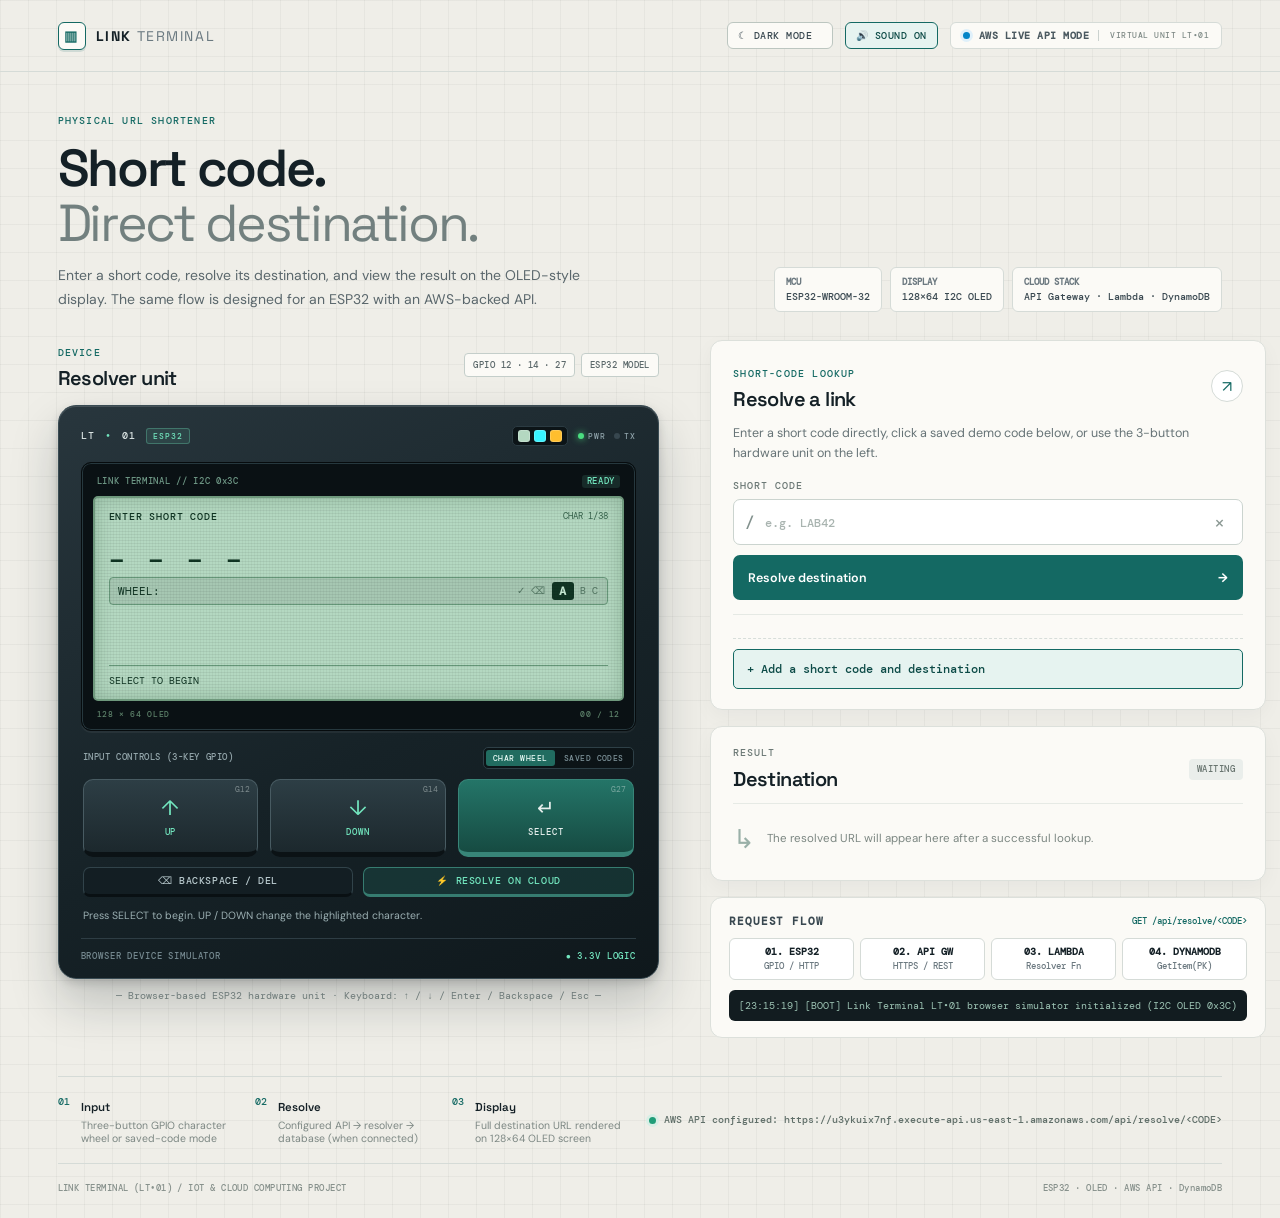
<file: Cloud2/index.html>
<!doctype html>
<html lang="en">
<head>
  <meta charset="utf-8">
  <meta name="viewport" content="width=device-width,initial-scale=1">
  <title>Link Terminal — Physical URL Shortener (LT•01)</title>
  <link rel="stylesheet" href="styles.css">
</head>
<body>
  <header>
    <div class="logo">
      <span class="mark">▥</span> LINK<span>TERMINAL</span>
    </div>

    <div class="header-controls">
      <button type="button" id="themeToggleBtn" class="tool-pill" aria-pressed="false" title="Switch page appearance">☾ DARK MODE</button>
      <button type="button" id="soundToggleBtn" class="tool-pill active" title="Toggle interface sounds">
        🔊 SOUND ON
      </button>
      <div id="liveBadgeBox" class="live">
        <i></i>
        <b id="mode">AWS LIVE API MODE</b>
        <small>VIRTUAL UNIT LT•01</small>
      </div>
    </div>
  </header>

  <main>
    <section class="intro">
      <div class="intro-copy">
        <label>PHYSICAL URL SHORTENER</label>
        <h1>Short code.<br><em>Direct destination.</em></h1>
        <p>Enter a short code, resolve its destination, and view the result on the OLED-style display. The same flow is designed for an ESP32 with an AWS-backed API.</p>
      </div>

      <div class="hw-spec-badges">
        <div class="spec-chip">
          <strong>MCU</strong>
          ESP32-WROOM-32
        </div>
        <div class="spec-chip">
          <strong>DISPLAY</strong>
          128×64 I2C OLED
        </div>
        <div class="spec-chip">
          <strong>CLOUD STACK</strong>
          API Gateway · Lambda · DynamoDB
        </div>
      </div>
    </section>

    <section class="layout">
      <!-- LEFT COLUMN: PHYSICAL ESP32 HARDWARE UNIT (LT•01) -->
      <div>
        <div class="heading">
          <div>
            <label>DEVICE</label>
            <h2>Resolver unit</h2>
          </div>
          <div class="heading-tags">
            <span class="tag">GPIO 12 · 14 · 27</span>
            <span class="tag">ESP32 MODEL</span>
          </div>
        </div>

        <div class="device">
          <div class="device-top">
            <div class="device-brand">
              LT<span>•</span>01
              <span class="mcu-pill">ESP32</span>
            </div>

            <div class="device-top-right">
              <!-- OLED Display Color Theme Dots -->
              <div class="oled-theme-group" title="Switch OLED Display Phosphor Theme">
                <button type="button" class="theme-dot mint" data-set-oled="mint" aria-label="Mint Backlit LCD"></button>
                <button type="button" class="theme-dot cyan" data-set-oled="cyan" aria-label="Cyan SSD1306 OLED"></button>
                <button type="button" class="theme-dot amber" data-set-oled="amber" aria-label="Amber SSD1306 OLED"></button>
              </div>

              <!-- Status LEDs -->
              <div class="led-strip">
                <span class="led-indicator"><i class="led-bulb on-green"></i>PWR</span>
                <span class="led-indicator"><i id="ledTx" class="led-bulb"></i>TX</span>
              </div>
            </div>
          </div>

          <!-- OLED Screen Frame -->
          <div class="frame">
            <div class="screen-top">
              <span>LINK TERMINAL // I2C 0x3C</span>
              <div class="screen-top-right">
                <span id="oledState">READY</span>
              </div>
            </div>

            <div class="oled" id="oledScreen">
              <div>
                <div class="oled-header-row">
                  <label id="prompt">ENTER SHORT CODE</label>
                  <span class="oled-sub-meta" id="pickerModeLabel">CHAR 1/38</span>
                </div>

                <div class="code-row">
                  <div class="code" id="codeDisplay">_ _ _ _</div>
                </div>

                <!-- Interactive Character Wheel / Preset Strip on OLED -->
                <div class="char-picker-bar" aria-label="OLED Character Selector">
                  <span>WHEEL:</span>
                  <div class="picker-Strip" id="pickerStrip">
                    <!-- Populated by app.js -->
                  </div>
                </div>
              </div>

              <div>
                <hr>
                <p id="message">SELECT TO BEGIN</p>
                <div id="oledUrl"></div>
              </div>
            </div>

            <div class="screen-bottom">
              <span>128 × 64 OLED</span>
              <span id="count">00 / 12</span>
            </div>
          </div>

          <!-- 3-Button Physical Controls -->
          <div class="controls">
            <div class="control-label">
              <span>INPUT CONTROLS (3-KEY GPIO)</span>
              <div class="hw-mode-switch" role="group" aria-label="Hardware Input Mode">
                <button type="button" id="modeCharBtn" class="hw-mode-btn active">CHAR WHEEL</button>
                <button type="button" id="modePresetBtn" class="hw-mode-btn">SAVED CODES</button>
              </div>
            </div>

            <div class="buttons">
              <button type="button" id="up">
                <span class="gpio-pin">G12</span>
                ↑<small>UP</small>
              </button>
              <button type="button" id="down">
                <span class="gpio-pin">G14</span>
                ↓<small>DOWN</small>
              </button>
              <button type="button" id="select">
                <span class="gpio-pin">G27</span>
                ↵<small>SELECT</small>
              </button>
            </div>

            <!-- Direct Hardware Action Bar (Resolve from Device or Backspace) -->
            <div class="device-sub-actions">
              <button type="button" id="hwBackspaceBtn" class="sub-hw-btn">
                ⌫ BACKSPACE / DEL
              </button>
              <button type="button" id="hwResolveBtn" class="sub-hw-btn primary-send">
                ⚡ RESOLVE ON CLOUD
              </button>
            </div>

            <p id="hint">Press SELECT to begin. UP / DOWN change the highlighted character.</p>
          </div>

          <div class="device-bottom">
            BROWSER DEVICE SIMULATOR <span>● 3.3V LOGIC</span>
          </div>
        </div>

        <div class="caption">
          — Browser-based ESP32 hardware unit · Keyboard: ↑ / ↓ / Enter / Backspace / Esc —
        </div>
      </div>

      <!-- RIGHT COLUMN: CLOUD CONTROL & TELEMETRY PANELS -->
      <aside>
        <!-- 02 / LOOKUP PANEL -->
        <section class="panel">
          <div class="panel-head">
            <div>
              <label>SHORT-CODE LOOKUP</label>
              <h2>Resolve a link</h2>
            </div>
            <span class="circle">↗</span>
          </div>
          <p>Enter a short code directly, click a saved demo code below, or use the 3-button hardware unit on the left.</p>

          <form id="form">
            <label for="shortCode">SHORT CODE</label>
            <div class="input">
              <span>/</span>
              <input id="shortCode" maxlength="12" placeholder="e.g. LAB42" autocomplete="off" required>
              <button type="button" id="clear" aria-label="Clear">×</button>
            </div>
            <button class="resolve" type="submit">
              <span>Resolve destination</span><b>→</b>
            </button>
          </form>

          <div class="demo">
            <!-- Live deployment: mappings are stored in DynamoDB. The browser does not list all cloud items. -->
            <!-- Add a mapping directly to the AWS API -->
            <details class="add-mapping-details">
              <summary class="add-mapping-summary">+ Add a short code and destination</summary>
              <form id="addMappingForm" class="add-mapping-form">
                <input id="newMapCode" type="text" maxlength="12" placeholder="CODE (e.g. AWS9)" required>
                <input id="newMapUrl" type="url" placeholder="https://destination-url.com" required>
                <button type="submit">Save</button>
              </form>
            </details>
          </div>
        </section>

        <!-- 03 / LAST RESPONSE PANEL -->
        <section class="panel result">
          <div class="panel-head">
            <div>
              <label>RESULT</label>
              <h2>Destination</h2>
            </div>
            <span id="badge" class="badge">WAITING</span>
          </div>

          <div id="empty" class="empty">
            <b>↳</b>
            <p>The resolved URL will appear here after a successful lookup.</p>
          </div>

          <div id="result" hidden>
            <div class="result-grid">
              <div>
                <label>RESOLVED CODE</label>
                <div class="result-meta-row">
                  <h3 id="resultCode">—</h3>
                  <span id="resultLatency" class="latency-pill">38 ms</span>
                </div>
              </div>

              <div class="qr-box" title="URL Matrix Tag">
                <canvas id="qrCanvas" width="63" height="63"></canvas>
              </div>
            </div>

            <label>ORIGINAL URL</label>
            <a id="url" href="https://docs.aws.amazon.com/" target="_blank" rel="noopener noreferrer">https://docs.aws.amazon.com/</a>

            <div class="actions">
              <button type="button" id="copy">Copy URL</button>
              <a id="open" href="https://docs.aws.amazon.com/" target="_blank" rel="noopener noreferrer">Open ↗</a>
            </div>
          </div>
        </section>

        <!-- 04 / LIVE ARCHITECTURE PIPELINE & ESP32 SERIAL MONITOR -->
        <section class="architecture-card">
          <div class="arch-header">
            <strong>Request flow</strong>
            <span style="font: 500 9px var(--mono); color: var(--teal);">GET /api/resolve/&lt;CODE&gt;</span>
          </div>

          <div class="arch-nodes">
            <div class="arch-node" id="hopEsp32">
              <b>01. ESP32</b>
              GPIO / HTTP
            </div>
            <div class="arch-node" id="hopApiGw">
              <b>02. API GW</b>
              HTTPS / REST
            </div>
            <div class="arch-node" id="hopLambda">
              <b>03. LAMBDA</b>
              Resolver Fn
            </div>
            <div class="arch-node" id="hopDynamo">
              <b>04. DYNAMODB</b>
              GetItem(PK)
            </div>
          </div>

          <div class="serial-drawer" id="serialLog" aria-live="polite"></div>
        </section>
      </aside>
    </section>

    <section class="steps">
      <div>
        <b>01</b>
        <span>
          <strong>Input</strong>
          <small>Three-button GPIO character wheel or saved-code mode</small>
        </span>
      </div>
      <div>
        <b>02</b>
        <span>
          <strong>Resolve</strong>
          <small>Configured API → resolver → database (when connected)</small>
        </span>
      </div>
      <div>
        <b>03</b>
        <span>
          <strong>Display</strong>
          <small>Full destination URL rendered on 128×64 OLED screen</small>
        </span>
      </div>
      <div class="status">
        <i></i>
        <span id="status">Demo mapping active</span>
      </div>
    </section>
  </main>

  <footer class="footer">
    <span>LINK TERMINAL (LT•01) / IOT &amp; CLOUD COMPUTING PROJECT</span>
    <span>ESP32 · OLED · AWS API · DynamoDB</span>
  </footer>

  <div id="toast" role="status"></div>
  <script src="app.js" defer></script>
</body>
</html>
</file>
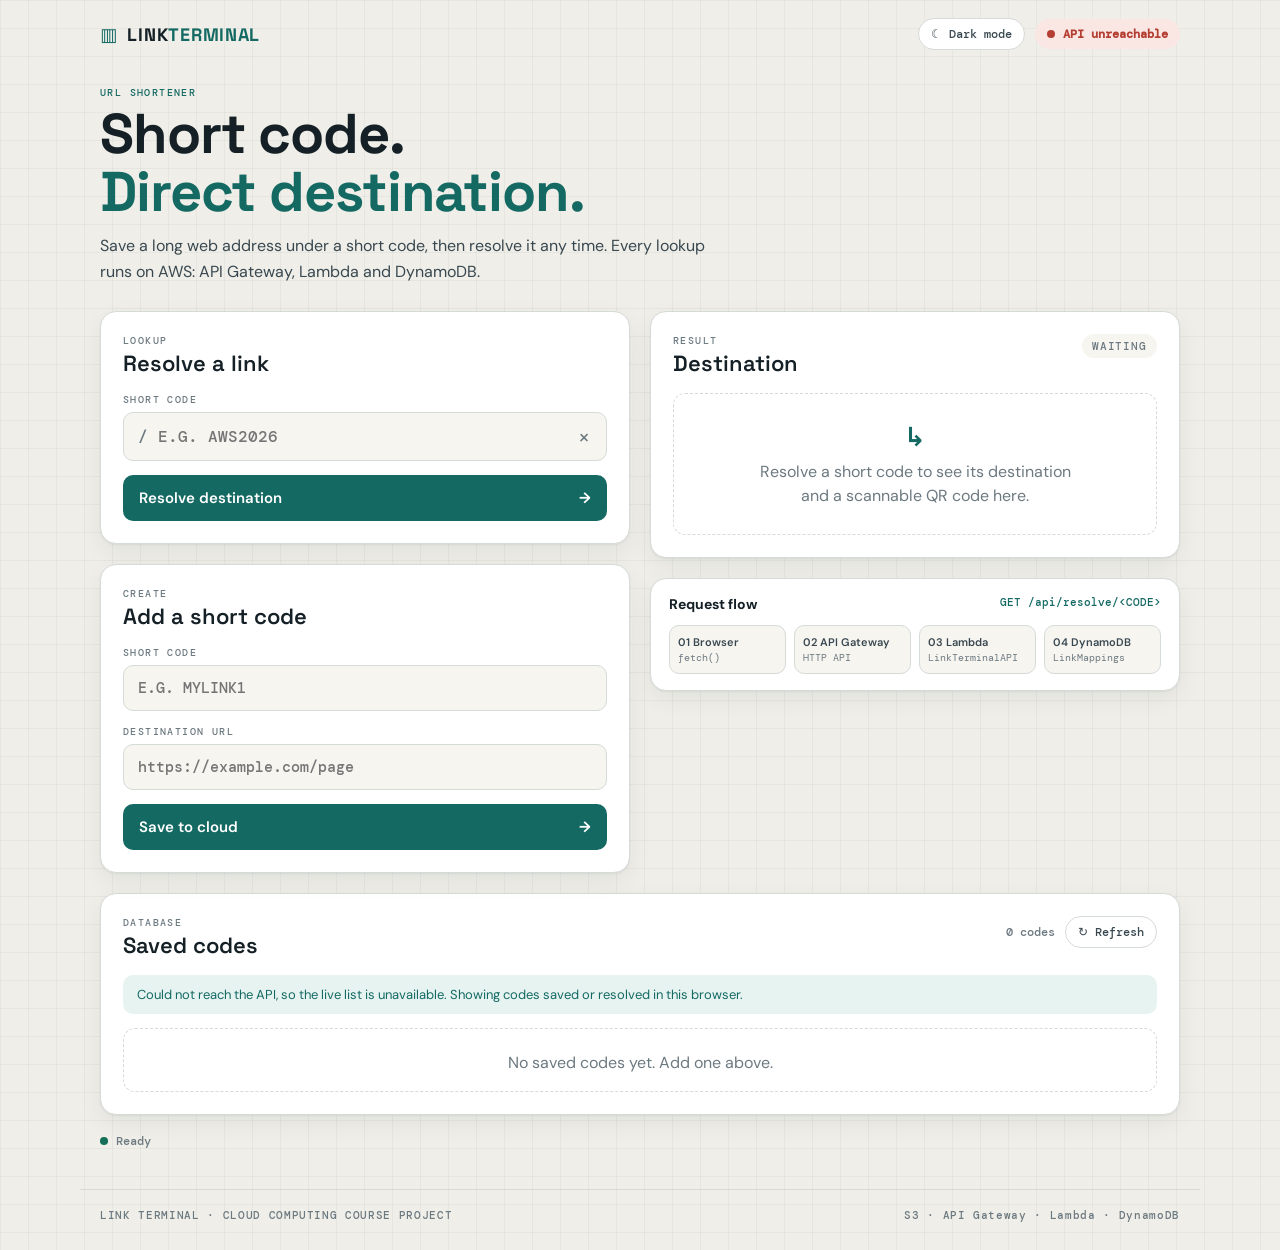
<file: cloud_project_2_updated/index.html>
<!doctype html>
<html lang="en">
<head>
  <meta charset="utf-8">
  <meta name="viewport" content="width=device-width,initial-scale=1">
  <title>Link Terminal — URL Shortener</title>
  <link rel="stylesheet" href="styles.css">
</head>
<body>
  <header class="topbar">
    <div class="logo"><span class="mark">▥</span> LINK<span>TERMINAL</span></div>
    <div class="top-actions">
      <button type="button" id="themeToggleBtn" class="pill" aria-pressed="false">☾ Dark mode</button>
      <div class="live" id="liveBadge"><i></i><b id="liveText">AWS live API</b></div>
    </div>
  </header>

  <main>
    <section class="hero">
      <label class="eyebrow">URL SHORTENER</label>
      <h1>Short code.<br><em>Direct destination.</em></h1>
      <p>Save a long web address under a short code, then resolve it any time. Every lookup runs on AWS: API Gateway, Lambda and DynamoDB.</p>
    </section>

    <section class="grid">
      <div class="col">
        <!-- Resolve -->
        <section class="panel">
          <div class="panel-head">
            <div><label>LOOKUP</label><h2>Resolve a link</h2></div>
          </div>
          <form id="resolveForm" autocomplete="off">
            <label for="shortCode">SHORT CODE</label>
            <div class="input">
              <span>/</span>
              <input id="shortCode" maxlength="12" placeholder="e.g. AWS2026" required>
              <button type="button" id="clearBtn" aria-label="Clear">×</button>
            </div>
            <button class="primary" type="submit" id="resolveBtn">Resolve destination <b>→</b></button>
          </form>
        </section>

        <!-- Add mapping -->
        <section class="panel">
          <div class="panel-head">
            <div><label>CREATE</label><h2>Add a short code</h2></div>
          </div>
          <form id="addForm" autocomplete="off">
            <label for="newCode">SHORT CODE</label>
            <input id="newCode" class="field" maxlength="12" placeholder="e.g. MYLINK1" required>
            <label for="newUrl">DESTINATION URL</label>
            <input id="newUrl" class="field" type="url" placeholder="https://example.com/page" required>
            <button class="primary" type="submit" id="saveBtn">Save to cloud <b>→</b></button>
          </form>
        </section>
      </div>

      <div class="col">
        <!-- Result -->
        <section class="panel result">
          <div class="panel-head">
            <div><label>RESULT</label><h2>Destination</h2></div>
            <span id="badge" class="badge">WAITING</span>
          </div>

          <div id="empty" class="empty">
            <b>↳</b>
            <p>Resolve a short code to see its destination and a scannable QR code here.</p>
          </div>

          <div id="result" hidden>
            <div class="result-top">
              <div>
                <label>SHORT CODE</label>
                <div class="code-row"><h3 id="resultCode">—</h3><span id="latency" class="latency">0 ms</span></div>
              </div>
            </div>

            <label>DESTINATION URL</label>
            <a id="resultUrl" class="url" href="#" target="_blank" rel="noopener noreferrer"></a>

            <div class="actions">
              <button type="button" id="copyBtn">Copy URL</button>
              <a id="openBtn" class="btn-link" href="#" target="_blank" rel="noopener noreferrer">Open link ↗</a>
            </div>

            <div class="qr-wrap">
              <div class="qr-box"><canvas id="qrCanvas" width="220" height="220" aria-label="QR code of the destination URL"></canvas></div>
              <div class="qr-text">
                <label>SCAN TO OPEN</label>
                <p>Scan this QR code with a phone camera to open the destination link directly.</p>
                <button type="button" id="qrDownloadBtn">Download QR (PNG)</button>
              </div>
            </div>
          </div>
        </section>

        <!-- Request flow -->
        <section class="flow-card">
          <div class="flow-head"><strong>Request flow</strong><span id="flowRoute">GET /api/resolve/&lt;CODE&gt;</span></div>
          <div class="flow-nodes">
            <div class="node" id="nodeBrowser"><b>01 Browser</b>fetch()</div>
            <div class="node" id="nodeApi"><b>02 API Gateway</b>HTTP API</div>
            <div class="node" id="nodeLambda"><b>03 Lambda</b>LinkTerminalAPI</div>
            <div class="node" id="nodeDb"><b>04 DynamoDB</b>LinkMappings</div>
          </div>
        </section>
      </div>
    </section>

    <!-- Saved codes -->
    <section class="panel saved">
      <div class="panel-head">
        <div><label>DATABASE</label><h2>Saved codes</h2></div>
        <div class="saved-tools">
          <span id="savedCount" class="count">—</span>
          <button type="button" id="refreshBtn" class="pill">↻ Refresh</button>
        </div>
      </div>
      <p id="savedNote" class="note" hidden></p>
      <div id="savedEmpty" class="empty small" hidden><p>No saved codes yet. Add one above.</p></div>
      <div class="table-wrap" id="savedWrap" hidden>
        <table>
          <thead><tr><th>Code</th><th>Destination</th><th class="right">Action</th></tr></thead>
          <tbody id="savedBody"></tbody>
        </table>
      </div>
    </section>

    <div class="status"><i></i><span id="status">Ready</span></div>
  </main>

  <footer class="footer">
    <span>LINK TERMINAL · CLOUD COMPUTING COURSE PROJECT</span>
    <span>S3 · API Gateway · Lambda · DynamoDB</span>
  </footer>

  <div id="toast" role="status"></div>
  <script src="qrcode.js"></script>
  <script src="app.js"></script>
</body>
</html>
</file>
<file: Cloud2/styles.css>
@import url('https://fonts.googleapis.com/css2?family=DM+Mono:ital,wght@0,400;0,500;1,400&family=DM+Sans:ital,opsz,wght@0,9..40,400;0,9..40,500;0,9..40,600;0,9..40,700;1,9..40,400&family=Space+Grotesk:wght@400;500;600;700&display=swap');

:root {
  --bg: #efeee8;
  --bg-grid: rgba(24, 37, 43, 0.045);
  --paper: #fbfaf6;
  --paper-elevated: #ffffff;
  --ink: #142026;
  --ink-soft: #394850;
  --muted: #6c7980;
  --line: #d5dbd7;
  --line-strong: #bcc6c0;
  --teal: #146963;
  --teal-dark: #0d4b47;
  --teal-Surface: #e6f3f0;
  --mint: #72e5be;
  --amber: #f59e0b;
  --danger: #b43e32;
  --danger-bg: #fae6e3;
  --success: #136f56;
  --success-bg: #def4ec;
  --mono: "DM Mono", monospace;
  --sans: "DM Sans", sans-serif;
  --display: "Space Grotesk", sans-serif;

  /* Default OLED Theme: Classic Backlit Mint LCD */
  --oled-bg: #b4d8c1;
  --oled-border: #6e987c;
  --oled-ink: #103523;
  --oled-muted: #39654e;
  --oled-rule: #669779;
  --oled-highlight-bg: #103523;
  --oled-highlight-ink: #c6ead3;
  --oled-glow: inset 0 0 18px rgba(45, 92, 61, 0.28);
}

/* OLED Theme Variant 2: SSD1306 Cyan Pixel Matrix */
[data-oled-theme="cyan"] {
  --oled-bg: #041016;
  --oled-border: #164e63;
  --oled-ink: #38f2ff;
  --oled-muted: #1b8ca0;
  --oled-rule: #124858;
  --oled-highlight-bg: #38f2ff;
  --oled-highlight-ink: #031016;
  --oled-glow: inset 0 0 22px rgba(0, 0, 0, 0.9), 0 0 12px rgba(56, 242, 255, 0.12);
}

/* OLED Theme Variant 3: SSD1306 Amber Yellow Matrix */
[data-oled-theme="amber"] {
  --oled-bg: #0f0a03;
  --oled-border: #5c3f10;
  --oled-ink: #ffbe2e;
  --oled-muted: #9e6f12;
  --oled-rule: #4d330b;
  --oled-highlight-bg: #ffbe2e;
  --oled-highlight-ink: #120b02;
  --oled-glow: inset 0 0 22px rgba(0, 0, 0, 0.9), 0 0 12px rgba(255, 190, 46, 0.12);
}

* {
  box-sizing: border-box;
}

body {
  margin: 0;
  background-color: var(--bg);
  background-image:
    linear-gradient(var(--bg-grid) 1px, transparent 1px),
    linear-gradient(90deg, var(--bg-grid) 1px, transparent 1px);
  background-size: 28px 28px;
  color: var(--ink);
  font-family: var(--sans);
  -webkit-font-smoothing: antialiased;
}

button, input, select {
  font: inherit;
}

button {
  cursor: pointer;
}

button:focus-visible,
input:focus-visible,
a:focus-visible {
  outline: 2.5px solid #39b298;
  outline-offset: 2px;
}

[hidden] {
  display: none !important;
}

header, main, footer {
  max-width: 1280px;
  margin: auto;
  padding-left: 4.5%;
  padding-right: 4.5%;
}

/* ================= HEADER ================= */
header {
  min-height: 72px;
  display: flex;
  justify-content: space-between;
  align-items: center;
  border-bottom: 1px solid var(--line);
  gap: 16px;
  flex-wrap: wrap;
  padding-top: 10px;
  padding-bottom: 10px;
}

.logo {
  font: 700 14px var(--display);
  letter-spacing: 0.11em;
  display: flex;
  align-items: center;
}

.logo span:last-child {
  font-weight: 400;
  color: #6a7980;
  margin-left: 5px;
}

.mark {
  display: inline-grid;
  place-items: center;
  width: 28px;
  height: 28px;
  border: 1.5px solid var(--teal);
  background: var(--paper);
  border-radius: 6px;
  color: var(--teal);
  margin-right: 10px;
  box-shadow: 0 2px 0 rgba(20, 105, 99, 0.15);
}

.header-controls {
  display: flex;
  align-items: center;
  gap: 12px;
  flex-wrap: wrap;
}

.tool-pill {
  display: inline-flex;
  align-items: center;
  gap: 6px;
  padding: 6px 10px;
  border-radius: 6px;
  border: 1px solid var(--line-strong);
  background: var(--paper);
  color: var(--ink-soft);
  font: 500 10px var(--mono);
  letter-spacing: 0.05em;
  transition: all 0.15s ease;
}

.tool-pill:hover {
  border-color: var(--teal);
  color: var(--teal);
}

.tool-pill.active {
  background: var(--teal-Surface);
  border-color: var(--teal);
  color: var(--teal-dark);
}

.live {
  display: flex;
  align-items: center;
  gap: 9px;
  font: 500 10px var(--mono);
  color: #4b5960;
  letter-spacing: 0.05em;
  background: var(--paper);
  padding: 6px 12px;
  border-radius: 6px;
  border: 1px solid var(--line);
}

.live i, .status i {
  width: 7px;
  height: 7px;
  border-radius: 50%;
  background: #209d78;
  box-shadow: 0 0 0 3px #d8efe6;
  display: inline-block;
}

.live.api-active i {
  background: #0284c7;
  box-shadow: 0 0 0 3px #dff0fa;
}

.live small {
  border-left: 1px solid #cbd2cf;
  padding-left: 11px;
  color: #7d8985;
}

/* ================= INTRO HERO ================= */
.intro {
  padding: 36px 0 28px;
  display: flex;
  justify-content: space-between;
  align-items: flex-end;
  gap: 24px;
  flex-wrap: wrap;
}

.intro-copy {
  max-width: 680px;
}

.intro label,
.heading label,
.panel label {
  font: 500 10px var(--mono);
  letter-spacing: 0.12em;
  color: var(--teal);
  text-transform: uppercase;
}

h1 {
  font: 600 clamp(32px, 4.3vw, 52px)/1.05 var(--display);
  letter-spacing: -0.045em;
  margin: 12px 0 14px;
}

h1 em {
  font-weight: 400;
  color: #72807f;
  font-style: normal;
}

.intro p {
  max-width: 560px;
  color: #5a676c;
  font-size: 14px;
  line-height: 1.7;
  margin: 0;
}

.hw-spec-badges {
  display: flex;
  gap: 8px;
  flex-wrap: wrap;
}

.spec-chip {
  background: var(--paper);
  border: 1px solid var(--line);
  border-radius: 6px;
  padding: 8px 11px;
  font: 500 10px var(--mono);
  color: var(--ink-soft);
}

.spec-chip strong {
  display: block;
  font-size: 9px;
  color: var(--muted);
  margin-bottom: 2px;
}

/* ================= MAIN 2-COLUMN LAYOUT ================= */
.layout {
  display: grid;
  grid-template-columns: minmax(0, 1.08fr) minmax(350px, 0.92fr);
  gap: clamp(26px, 4vw, 52px);
  padding-bottom: 38px;
  align-items: start;
}

.heading, .panel-head {
  display: flex;
  align-items: center;
  justify-content: space-between;
  gap: 12px;
}

.heading {
  margin-bottom: 14px;
}

h2 {
  font: 600 20px var(--display);
  letter-spacing: -0.03em;
  margin: 4px 0 0;
}

.heading-tags {
  display: flex;
  align-items: center;
  gap: 6px;
}

.tag {
  border: 1px solid #c4ceca;
  background: var(--paper);
  border-radius: 4px;
  padding: 5px 8px;
  color: #5b686a;
  font: 500 9px var(--mono);
  letter-spacing: 0.05em;
}

/* ================= PHYSICAL ESP32 DEVICE UNIT (LT-01) ================= */
.device {
  background: linear-gradient(155deg, #28363d 0%, #162227 58%, #0f181c 100%);
  border: 1.5px solid #394b53;
  border-radius: 18px;
  padding: 20px 22px 16px;
  box-shadow:
    0 24px 48px rgba(18, 32, 37, 0.22),
    0 4px 10px rgba(0, 0, 0, 0.15),
    inset 0 1px 0 rgba(255, 255, 255, 0.14);
  position: relative;
}

.device-top, .device-bottom {
  display: flex;
  justify-content: space-between;
  align-items: center;
  color: #dce5e4;
  font: 500 10px var(--mono);
  letter-spacing: 0.1em;
}

.device-brand {
  display: flex;
  align-items: center;
  gap: 10px;
}

.device-brand > span {
  color: var(--mint);
}

.mcu-pill {
  font-size: 8px;
  padding: 2px 6px;
  border-radius: 3px;
  background: rgba(114, 229, 190, 0.1);
  border: 1px solid rgba(114, 229, 190, 0.3);
  color: var(--mint);
}

/* Hardware LEDs & Screen Theme Switcher on Bezel */
.device-top-right {
  display: flex;
  align-items: center;
  gap: 10px;
}

.oled-theme-group {
  display: flex;
  align-items: center;
  gap: 4px;
  background: #0c1417;
  padding: 3px 5px;
  border-radius: 5px;
  border: 1px solid #2b3b42;
}

.theme-dot {
  width: 12px;
  height: 12px;
  border-radius: 3px;
  border: 1px solid rgba(255,255,255,0.2);
  padding: 0;
  transition: transform 0.12s;
}
.theme-dot:hover {
  transform: scale(1.15);
}
.theme-dot.mint { background: #b4d8c1; }
.theme-dot.cyan { background: #38f2ff; }
.theme-dot.amber { background: #ffbe2e; }

.led-strip {
  display: flex;
  align-items: center;
  gap: 8px;
  font-size: 8px;
  color: #8fa3aa;
}

.led-indicator {
  display: inline-flex;
  align-items: center;
  gap: 4px;
}

.led-bulb {
  width: 6px;
  height: 6px;
  border-radius: 50%;
  background: #37474f;
  transition: all 0.12s ease;
}

.led-bulb.on-green {
  background: #4ade80;
  box-shadow: 0 0 7px #4ade80;
}

.led-bulb.on-amber {
  background: #fbbf24;
  box-shadow: 0 0 8px #fbbf24;
}

/* OLED Bezel Frame */
.frame {
  margin: 16px 0;
  border: 1px solid #060b0d;
  border-radius: 10px;
  padding: 10px 11px;
  background: #0a1114;
  box-shadow:
    inset 0 0 0 1px #26383e,
    0 2px 0 rgba(255, 255, 255, 0.05);
}

.screen-top, .screen-bottom {
  display: flex;
  justify-content: space-between;
  align-items: center;
  gap: 8px;
  color: #6d9684;
  font: 500 8.5px var(--mono);
  padding: 2px 4px 8px;
  letter-spacing: 0.08em;
}

.screen-top-right {
  display: flex;
  align-items: center;
  gap: 8px;
}

#oledState {
  color: var(--mint);
  padding: 1px 5px;
  border-radius: 3px;
  background: rgba(114, 229, 190, 0.12);
}

/* 128x64 OLED Display Screen */
.oled {
  min-height: 205px;
  background: var(--oled-bg);
  border: 2px solid var(--oled-border);
  border-radius: 5px;
  color: var(--oled-ink);
  padding: 12px 14px 11px;
  box-shadow: var(--oled-glow);
  font-family: var(--mono);
  overflow-wrap: anywhere;
  position: relative;
  display: flex;
  flex-direction: column;
  justify-content: space-between;
  transition: background-color 0.2s ease, color 0.2s ease, border-color 0.2s ease;
}

/* Subtle LCD/OLED Pixel Grid Overlay */
.oled::after {
  content: "";
  position: absolute;
  inset: 0;
  background-image:
    linear-gradient(rgba(0, 0, 0, 0.06) 50%, transparent 50%),
    linear-gradient(90deg, rgba(0, 0, 0, 0.04) 50%, transparent 50%);
  background-size: 100% 3px, 3px 100%;
  pointer-events: none;
}

.oled-header-row {
  display: flex;
  justify-content: space-between;
  align-items: center;
  gap: 8px;
}

.oled label {
  font-size: 10px;
  letter-spacing: 0.08em;
  font-weight: 500;
  color: var(--oled-ink);
}

.oled-sub-meta {
  font-size: 9px;
  color: var(--oled-muted);
}

/* Active Code Display Slots */
.code-row {
  display: flex;
  align-items: center;
  justify-content: space-between;
  gap: 10px;
  margin: 6px 0 4px;
}

.code {
  min-height: 44px;
  display: flex;
  align-items: center;
  font-size: 26px;
  letter-spacing: 0.14em;
  font-weight: 500;
}

/* Character Picker Carousel Bar inside OLED */
.char-picker-bar {
  display: flex;
  align-items: center;
  justify-content: space-between;
  background: rgba(0, 0, 0, 0.08);
  border: 1px solid var(--oled-rule);
  border-radius: 4px;
  padding: 4px 8px;
  margin-bottom: 6px;
  font-size: 11px;
}

.picker-Strip {
  display: flex;
  align-items: center;
  gap: 6px;
  letter-spacing: 0.06em;
}

.picker-neighbor {
  opacity: 0.55;
  font-size: 10px;
}

.picker-active {
  background: var(--oled-highlight-bg);
  color: var(--oled-highlight-ink);
  padding: 1px 7px;
  border-radius: 3px;
  font-weight: 600;
  font-size: 12px;
}

.oled hr {
  border: 0;
  height: 1px;
  background: var(--oled-rule);
  margin: 4px 0 7px;
}

.oled p {
  font-size: 10px;
  line-height: 1.5;
  margin: 0;
  min-height: 15px;
}

.oled #oledUrl {
  font-size: 10px;
  line-height: 1.45;
  margin-top: 4px;
  max-height: 52px;
  overflow: auto;
  font-weight: 500;
  padding: 4px 6px;
  border-radius: 3px;
  background: rgba(0, 0, 0, 0.06);
}

.oled #oledUrl:empty {
  display: none;
}

.screen-bottom {
  padding: 8px 4px 1px;
  color: #5d826a;
  font-size: 8px;
}

/* ================= 3-BUTTON HARDWARE CONTROLS ================= */
.controls {
  padding: 0 2px 14px;
}

.control-label {
  display: flex;
  justify-content: space-between;
  align-items: center;
  gap: 8px;
  color: #93a5aa;
  font: 500 8.5px var(--mono);
  letter-spacing: 0.07em;
  margin-bottom: 10px;
}

.hw-mode-switch {
  display: inline-flex;
  background: #0c1417;
  border: 1px solid #2e4047;
  border-radius: 5px;
  padding: 2px;
  gap: 2px;
}

.hw-mode-btn {
  border: 0;
  background: transparent;
  color: #7d9299;
  font: 500 8px var(--mono);
  padding: 3px 7px;
  border-radius: 3px;
  letter-spacing: 0.06em;
}

.hw-mode-btn.active {
  background: #216c60;
  color: #e9fbf6;
}

.buttons {
  display: grid;
  grid-template-columns: repeat(3, 1fr);
  gap: 12px;
}

.buttons button {
  min-height: 78px;
  background: linear-gradient(180deg, #2d3e45 0%, #1c282d 100%);
  border: 1px solid #485b62;
  border-bottom: 5px solid #0b1215;
  border-radius: 10px;
  color: #e5eeec;
  font-size: 21px;
  transition: transform 0.08s ease, border-bottom-width 0.08s ease, filter 0.12s;
  position: relative;
  display: flex;
  flex-direction: column;
  align-items: center;
  justify-content: center;
  padding: 8px 6px;
}

.buttons button:hover {
  filter: brightness(1.08);
}

.buttons button:active,
.buttons button.is-pressed {
  transform: translateY(3px);
  border-bottom-width: 2px;
}

.buttons button:last-child {
  border-color: #388578;
  background: linear-gradient(180deg, #247568 0%, #164b42 100%);
}

.buttons small {
  display: block;
  font: 500 9px var(--mono);
  letter-spacing: 0.1em;
  margin-top: 4px;
}

.buttons .gpio-pin {
  position: absolute;
  top: 5px;
  right: 7px;
  font: 400 7.5px var(--mono);
  color: rgba(229, 238, 236, 0.45);
}

.buttons button:first-child,
.buttons button:nth-child(2) {
  color: var(--mint);
}

/* Secondary Device Micro-Buttons (Resolve Now & Backspace/Clear) */
.device-sub-actions {
  display: grid;
  grid-template-columns: 1fr 1fr;
  gap: 10px;
  margin-top: 10px;
}

.sub-hw-btn {
  background: #131e23;
  border: 1px solid #31434a;
  border-bottom: 3px solid #091013;
  color: #b7c8cc;
  border-radius: 7px;
  padding: 7px 10px;
  font: 500 9.5px var(--mono);
  letter-spacing: 0.06em;
  display: flex;
  align-items: center;
  justify-content: center;
  gap: 6px;
  transition: all 0.1s;
}

.sub-hw-btn:hover {
  border-color: var(--mint);
  color: #ffffff;
}

.sub-hw-btn:active {
  transform: translateY(2px);
  border-bottom-width: 1px;
}

.sub-hw-btn.primary-send {
  background: rgba(33, 108, 96, 0.28);
  border-color: #367c70;
  color: var(--mint);
}

.controls p {
  margin: 11px 0 0;
  color: #9cb0b3;
  font-size: 10.5px;
  line-height: 1.5;
  min-height: 16px;
}

.device-bottom {
  border-top: 1px solid #2e3d44;
  padding-top: 12px;
  color: #74888f;
  font-size: 8.5px;
}

.device-bottom span {
  color: var(--mint);
}

.caption {
  text-align: center;
  margin-top: 11px;
  color: #7d8987;
  font: 400 9.5px var(--mono);
}

/* ================= RIGHT SIDEBAR PANELS ================= */
aside {
  display: grid;
  align-content: start;
  gap: 16px;
}

.panel {
  background: var(--paper);
  border: 1px solid #dce0db;
  border-radius: 12px;
  padding: 20px 22px;
  box-shadow: 0 6px 20px rgba(24, 37, 43, 0.04);
}

.panel-head {
  margin-bottom: 11px;
}

.circle {
  width: 32px;
  height: 32px;
  border: 1px solid var(--line);
  border-radius: 50%;
  display: grid;
  place-items: center;
  color: var(--teal);
  background: var(--paper-elevated);
}

.panel > p {
  color: #667376;
  font-size: 12.5px;
  line-height: 1.65;
  margin: 0 0 16px;
}

.panel form > label,
.result label {
  display: block;
  color: #6b7875;
  font: 500 9.5px var(--mono);
  letter-spacing: 0.1em;
  margin-bottom: 7px;
}

.input {
  height: 46px;
  display: flex;
  align-items: center;
  border: 1.5px solid #cbd4cf;
  background: var(--paper-elevated);
  border-radius: 7px;
  padding: 0 11px;
  transition: border-color 0.15s;
}

.input:focus-within {
  border-color: var(--teal);
}

.input > span {
  font: 500 16px var(--mono);
  color: #82918d;
  padding-right: 8px;
}

.input input {
  width: 100%;
  min-width: 0;
  border: 0;
  outline: 0;
  background: transparent;
  font: 500 15px var(--mono);
  letter-spacing: 0.09em;
  text-transform: uppercase;
  color: var(--ink);
}

.input input::placeholder {
  font-size: 12px;
  letter-spacing: 0;
  text-transform: none;
  color: #a9b4b0;
}

.input button {
  border: 0;
  background: none;
  color: #8c9994;
  font-size: 20px;
  padding: 2px 6px;
}

.input button:hover {
  color: var(--danger);
}

.resolve {
  width: 100%;
  min-height: 45px;
  margin-top: 10px;
  border: 0;
  border-radius: 7px;
  background: var(--teal);
  color: white;
  display: flex;
  align-items: center;
  justify-content: space-between;
  padding: 0 15px;
  font-size: 12.5px;
  font-weight: 600;
  transition: background 0.15s;
}

.resolve:hover {
  background: var(--teal-dark);
}

.resolve:disabled {
  opacity: 0.6;
}

/* Demo & Custom Short Codes Strip */
.demo {
  display: flex;
  flex-direction: column;
  gap: 8px;
  margin-top: 14px;
  padding-top: 13px;
  border-top: 1px solid #e5e9e4;
  color: #74807c;
  font-size: 10px;
}

.demo-header {
  display: flex;
  justify-content: space-between;
  align-items: center;
  font: 500 9.5px var(--mono);
}

.demo-chips {
  display: flex;
  flex-wrap: wrap;
  gap: 6px;
}

.demo button[data-code] {
  border: 1px solid #c6dcd5;
  background: #eaf3ef;
  color: var(--teal-dark);
  border-radius: 4px;
  padding: 4px 8px;
  font: 500 10px var(--mono);
  transition: all 0.12s;
}

.demo button[data-code]:hover,
.demo button[data-code].active-chip {
  background: var(--teal);
  color: #ffffff;
  border-color: var(--teal);
}

/* Add New Mapping Drawer inside Panel 02 */
.add-mapping-details {
  margin-top: 10px;
  border-top: 1px dashed #d7deda;
  padding-top: 10px;
}

.add-mapping-summary {
  display: block;
  padding: 11px 13px;
  border: 1px solid var(--teal);
  border-radius: 5px;
  background: var(--teal-Surface);
  font: 500 12px var(--mono);
  color: var(--teal-dark);
  cursor: pointer;
  user-select: none;
  transition: background 0.15s ease, box-shadow 0.15s ease;
}

.add-mapping-summary:hover,
.add-mapping-details[open] .add-mapping-summary {
  box-shadow: 0 0 0 2px rgba(20, 105, 99, 0.14);
}

.add-mapping-summary:focus-visible {
  outline: 2px solid var(--teal);
  outline-offset: 2px;
}

.add-mapping-form {
  display: grid;
  grid-template-columns: 95px 1fr auto;
  gap: 6px;
  margin-top: 8px;
}

.add-mapping-form input {
  height: 34px;
  border: 1px solid #cbd4cf;
  border-radius: 5px;
  padding: 0 8px;
  font: 400 11px var(--mono);
  background: #fff;
}

.add-mapping-form button {
  height: 34px;
  border: 0;
  border-radius: 5px;
  background: #18252b;
  color: #fff;
  padding: 0 10px;
  font: 500 10px var(--mono);
}

/* ================= PANEL 03: RESOLVED DESTINATION & QR ================= */
.badge {
  border-radius: 4px;
  background: #eaeeeb;
  color: #68746f;
  padding: 5px 8px;
  font: 500 8.5px var(--mono);
  letter-spacing: 0.06em;
}

.badge.success {
  background: var(--success-bg);
  color: var(--success);
}

.badge.error {
  background: var(--danger-bg);
  color: var(--danger);
}

.empty {
  border-top: 1px solid #e6eae5;
  padding: 18px 0 4px;
  display: flex;
  align-items: center;
  gap: 12px;
  color: #7c8782;
  font-size: 11.5px;
  line-height: 1.6;
}

.empty b {
  font: 26px var(--mono);
  color: #9ab0a8;
}

.empty p {
  margin: 0;
}

#result {
  border-top: 1px solid #e6eae5;
  padding-top: 14px;
}

.result-grid {
  display: grid;
  grid-template-columns: 1fr auto;
  gap: 14px;
  align-items: start;
}

.result-meta-row {
  display: flex;
  align-items: baseline;
  gap: 10px;
  margin-bottom: 12px;
}

#result h3 {
  font: 600 20px var(--mono);
  color: var(--teal);
  margin: 0;
}

.latency-pill {
  font: 500 9.5px var(--mono);
  color: #5b6e67;
  background: #edf3f0;
  padding: 2px 6px;
  border-radius: 4px;
}

#url {
  display: block;
  color: #1c5f53;
  font: 500 12px var(--mono);
  line-height: 1.55;
  overflow-wrap: anywhere;
  text-decoration: none;
  margin-bottom: 14px;
  padding: 8px 10px;
  background: #f3f7f5;
  border: 1px solid #d7e4de;
  border-radius: 6px;
}

#url:hover {
  text-decoration: underline;
}

.qr-box {
  width: 78px;
  height: 78px;
  border: 1px solid var(--line);
  border-radius: 6px;
  background: #fff;
  padding: 5px;
  display: flex;
  flex-direction: column;
  align-items: center;
  justify-content: center;
}

.qr-box canvas {
  width: 64px;
  height: 64px;
  image-rendering: pixelated;
}

.actions {
  display: flex;
  gap: 8px;
  flex-wrap: wrap;
}

.actions button,
.actions a {
  min-height: 34px;
  display: inline-flex;
  align-items: center;
  justify-content: center;
  border: 1px solid #c6d3cd;
  background: var(--paper-elevated);
  color: #364e46;
  border-radius: 5px;
  padding: 0 12px;
  text-decoration: none;
  font-size: 10.5px;
  font-weight: 600;
  transition: all 0.12s;
}

.actions button:hover,
.actions a:hover {
  background: #e6f2ed;
  border-color: var(--teal);
}

/* ================= LIVE CLOUD TELEMETRY & PIPELINE TRACE ================= */
.architecture-card {
  background: var(--paper);
  border: 1px solid #dce0db;
  border-radius: 12px;
  padding: 16px 18px;
}

.arch-header {
  display: flex;
  justify-content: space-between;
  align-items: center;
  margin-bottom: 10px;
}

.arch-header strong {
  font: 600 11px var(--mono);
  letter-spacing: 0.08em;
  color: var(--ink-soft);
  text-transform: uppercase;
}

.arch-nodes {
  display: grid;
  grid-template-columns: repeat(4, 1fr);
  gap: 6px;
}

.arch-node {
  border: 1px solid var(--line);
  background: var(--paper-elevated);
  border-radius: 6px;
  padding: 7px 6px;
  text-align: center;
  font: 500 9px var(--mono);
  color: var(--muted);
  transition: all 0.18s ease;
}

.arch-node b {
  display: block;
  color: var(--ink);
  font-size: 9.5px;
  margin-bottom: 2px;
}

.arch-node.active-hop {
  border-color: var(--teal);
  background: var(--teal-Surface);
  color: var(--teal-dark);
  transform: translateY(-1px);
  box-shadow: 0 3px 8px rgba(20, 105, 99, 0.14);
}

.serial-drawer {
  margin-top: 10px;
  background: #121c20;
  color: #9ec5b5;
  border-radius: 6px;
  padding: 8px 10px;
  font: 400 10px/1.5 var(--mono);
  max-height: 92px;
  overflow-y: auto;
}

.serial-line {
  white-space: nowrap;
  overflow: hidden;
  text-overflow: ellipsis;
}

/* ================= STEPS & FOOTER ================= */
.steps {
  border-top: 1px solid var(--line);
  border-bottom: 1px solid var(--line);
  display: grid;
  grid-template-columns: repeat(3, 1fr) auto;
  gap: 16px;
  padding: 18px 0;
  align-items: center;
}

.steps > div:not(.status) {
  display: flex;
  gap: 11px;
  align-items: start;
}

.steps > div > b {
  font: 500 10px var(--mono);
  color: var(--teal);
}

.steps strong {
  font: 600 11.5px var(--display);
}

.steps small {
  display: block;
  color: #7c8783;
  font-size: 10.5px;
  margin-top: 3px;
}

.status {
  display: flex;
  align-items: center;
  gap: 8px;
  color: #5f6e68;
  font: 500 9.5px var(--mono);
  white-space: nowrap;
}

footer {
  display: flex;
  justify-content: space-between;
  gap: 15px;
  padding-top: 18px;
  padding-bottom: 24px;
  color: #87918c;
  font: 500 9px var(--mono);
  letter-spacing: 0.05em;
}

/* ================= API CONFIG MODAL ================= */
.modal-backdrop {
  position: fixed;
  inset: 0;
  background: rgba(15, 24, 28, 0.55);
  backdrop-filter: blur(3px);
  display: grid;
  place-items: center;
  padding: 16px;
  z-index: 40;
}

.modal-card {
  background: var(--paper);
  border: 1px solid var(--line-strong);
  border-radius: 12px;
  max-width: 480px;
  width: 100%;
  padding: 22px;
  box-shadow: 0 24px 48px rgba(0, 0, 0, 0.25);
}

.modal-card h3 {
  font: 600 17px var(--display);
  margin: 0 0 8px;
}

.modal-card p {
  font-size: 12.5px;
  color: var(--muted);
  line-height: 1.6;
  margin: 0 0 14px;
}

.modal-field {
  margin-bottom: 14px;
}

.modal-field label {
  display: block;
  font: 500 9.5px var(--mono);
  color: var(--ink-soft);
  margin-bottom: 6px;
}

.modal-field input {
  width: 100%;
  height: 40px;
  border: 1.5px solid #cbd4cf;
  border-radius: 6px;
  padding: 0 10px;
  font: 400 12px var(--mono);
}

.modal-actions {
  display: flex;
  justify-content: flex-end;
  gap: 8px;
}

/* ================= TOAST ================= */
#toast {
  position: fixed;
  bottom: 22px;
  left: 50%;
  transform: translate(-50%, 20px);
  opacity: 0;
  pointer-events: none;
  padding: 11px 16px;
  background: #142227;
  color: #f4fbf7;
  border: 1px solid #2d474e;
  border-radius: 6px;
  font: 500 11.5px var(--mono);
  box-shadow: 0 12px 30px rgba(0, 0, 0, 0.22);
  transition: 0.2s;
  z-index: 50;
  max-width: calc(100% - 32px);
}

#toast.show {
  opacity: 1;
  transform: translate(-50%, 0);
}

@media (max-width: 880px) {
  header, main, footer {
    padding-left: 22px;
    padding-right: 22px;
  }
  .layout {
    grid-template-columns: 1fr;
    gap: 30px;
  }
  .layout > div, aside {
    max-width: 620px;
    width: 100%;
    margin: auto;
  }
  .steps {
    grid-template-columns: repeat(3, 1fr);
  }
  .status {
    grid-column: 1 / -1;
  }
}

@media (max-width: 520px) {
  header, main, footer {
    padding-left: 16px;
    padding-right: 16px;
  }
  .intro {
    padding: 26px 0 20px;
  }
  .device {
    padding: 16px 14px 13px;
  }
  .oled {
    min-height: 185px;
    padding: 11px 11px;
  }
  .code {
    font-size: 22px;
  }
  .buttons {
    gap: 8px;
  }
  .buttons button {
    min-height: 68px;
  }
  .panel {
    padding: 16px;
  }
  .steps {
    grid-template-columns: 1fr;
    gap: 12px;
  }
  .arch-nodes {
    grid-template-columns: repeat(2, 1fr);
  }
  .add-mapping-form {
    grid-template-columns: 1fr;
  }
}


/* Presentation-ready page theme */
:root[data-theme="dark"] {
  --bg: #0b1114;
  --bg-grid: rgba(203, 231, 222, 0.035);
  --paper: #111b1f;
  --paper-elevated: #172328;
  --ink: #e7f0ed;
  --ink-soft: #bdccc7;
  --muted: #8ea39b;
  --line: #293a3e;
  --line-strong: #3b5053;
  --teal: #43b7a4;
  --teal-dark: #8de3d0;
  --teal-Surface: #173b37;
  --danger-bg: #452522;
  --success-bg: #173c31;
}
:root[data-theme="dark"] body { color: var(--ink); }
:root[data-theme="dark"] .logo span:last-child,
:root[data-theme="dark"] .intro p,
:root[data-theme="dark"] .panel > p,
:root[data-theme="dark"] .steps small,
:root[data-theme="dark"] footer { color: #9aada7; }
:root[data-theme="dark"] .live,
:root[data-theme="dark"] .tool-pill,
:root[data-theme="dark"] .spec-chip,
:root[data-theme="dark"] .tag,
:root[data-theme="dark"] .panel,
:root[data-theme="dark"] .architecture-card,
:root[data-theme="dark"] .modal-card { background: var(--paper); color: var(--ink-soft); border-color: var(--line); }
:root[data-theme="dark"] .tool-pill.active { background: var(--teal-Surface); color: var(--teal-dark); }
:root[data-theme="dark"] .panel label,
:root[data-theme="dark"] .result label,
:root[data-theme="dark"] .panel form > label { color: #a3b6af; }
:root[data-theme="dark"] .input,
:root[data-theme="dark"] .add-mapping-form input,
:root[data-theme="dark"] .modal-field input { background: #0d171a; border-color: #3b5053; color: var(--ink); }
:root[data-theme="dark"] .demo { border-color: var(--line); }
:root[data-theme="dark"] .demo button[data-code] { background: #172f2d; border-color: #315b53; color: #b4f0df; }
:root[data-theme="dark"] .demo button[data-code]:hover,
:root[data-theme="dark"] .demo button[data-code].active-chip { background: #23796b; color: #fff; }
:root[data-theme="dark"] #url { background: #102723; border-color: #285147; color: #a7ebd7; }
:root[data-theme="dark"] .latency-pill { background: #1b302d; color: #b7d6cb; }
:root[data-theme="dark"] .actions button,
:root[data-theme="dark"] .actions a { background: #172328; color: #d1e1db; border-color: #3b5053; }
:root[data-theme="dark"] .actions button:hover,
:root[data-theme="dark"] .actions a:hover { background: #1c3b35; }
:root[data-theme="dark"] .empty { border-color: var(--line); color: #9aada7; }
:root[data-theme="dark"] .badge { background: #243237; color: #c0d0ca; }
:root[data-theme="dark"] .badge.success { background: var(--success-bg); color: #8ce0be; }
:root[data-theme="dark"] .badge.error { background: var(--danger-bg); color: #ffb3a8; }
:root[data-theme="dark"] .arch-node { background: #172328; border-color: var(--line); color: #9aada7; }
:root[data-theme="dark"] .arch-node b { color: #e7f0ed; }
:root[data-theme="dark"] .arch-node.active-hop { background: #173b37; color: #b6f0df; }
:root[data-theme="dark"] .circle { background: #172328; border-color: var(--line); color: #7fe0ca; }
:root[data-theme="dark"] .add-mapping-details { border-color: var(--line); }
:root[data-theme="dark"] .add-mapping-form button { background: #2b7468; }
:root[data-theme="dark"] .modal-field label { color: #d1e1db; }
:root[data-theme="dark"] .steps { border-color: var(--line); }
:root[data-theme="dark"] .status { color: #a8bbb4; }
:root[data-theme="dark"] .oled { /* OLED stays independently themed */ }
#themeToggleBtn { min-width: 106px; }
</file>
<file: cloud_project_2_updated/styles.css>
@import url('https://fonts.googleapis.com/css2?family=DM+Mono:wght@400;500&family=DM+Sans:wght@400;500;600;700&family=Space+Grotesk:wght@500;600;700&display=swap');

:root {
  --bg: #efeee8; --grid: rgba(24,37,43,.045); --paper: #ffffff; --soft: #f6f5f0;
  --ink: #142026; --ink2: #394850; --muted: #6c7980; --line: #d5dbd7;
  --teal: #146963; --teal-d: #0d4b47; --teal-bg: #e6f3f0;
  --danger: #b43e32; --danger-bg: #fae6e3; --ok: #136f56; --ok-bg: #def4ec;
  --shadow: 0 1px 2px rgba(20,32,38,.06), 0 8px 24px rgba(20,32,38,.06);
  --mono: "DM Mono", ui-monospace, monospace; --sans: "DM Sans", system-ui, sans-serif; --display: "Space Grotesk", system-ui, sans-serif;
}
:root[data-theme="dark"] {
  --bg: #0e171b; --grid: rgba(255,255,255,.03); --paper: #152228; --soft: #1b2b32;
  --ink: #e8f0ee; --ink2: #b8c7c4; --muted: #8aa0a0; --line: #2a3d44;
  --teal: #4fd1c0; --teal-d: #2fb5a4; --teal-bg: #12332f;
  --danger: #ff8d80; --danger-bg: #3a1d1a; --ok: #6ee7b7; --ok-bg: #12332a;
  --shadow: 0 1px 2px rgba(0,0,0,.4), 0 8px 24px rgba(0,0,0,.35);
}
* { box-sizing: border-box; }
body {
  margin: 0; color: var(--ink); font-family: var(--sans); background-color: var(--bg);
  background-image: linear-gradient(var(--grid) 1px, transparent 1px), linear-gradient(90deg, var(--grid) 1px, transparent 1px);
  background-size: 28px 28px; -webkit-font-smoothing: antialiased;
}
button, input { font: inherit; }
label { display: block; font: 500 10px var(--mono); letter-spacing: .14em; color: var(--muted); margin: 0 0 6px; }

.topbar { display: flex; justify-content: space-between; align-items: center; gap: 12px; flex-wrap: wrap; max-width: 1120px; margin: 0 auto; padding: 18px 20px; }
.logo { font: 700 18px var(--display); letter-spacing: .04em; }
.logo span { color: var(--teal); }
.logo .mark { color: var(--teal); margin-right: 4px; }
.top-actions { display: flex; gap: 10px; align-items: center; flex-wrap: wrap; }
.pill { border: 1px solid var(--line); background: var(--paper); color: var(--ink2); padding: 7px 12px; border-radius: 999px; font: 500 12px var(--mono); cursor: pointer; }
.pill:hover { border-color: var(--teal); color: var(--teal); }
.live { display: flex; align-items: center; gap: 8px; padding: 7px 12px; border-radius: 999px; background: var(--ok-bg); color: var(--ok); font: 500 12px var(--mono); }
.live i { width: 8px; height: 8px; border-radius: 50%; background: currentColor; }
.live.off { background: var(--danger-bg); color: var(--danger); }

main { max-width: 1120px; margin: 0 auto; padding: 0 20px 40px; }
.hero { padding: 18px 0 26px; }
.eyebrow { color: var(--teal); }
.hero h1 { font: 700 clamp(34px, 6vw, 56px)/1.04 var(--display); margin: 4px 0 12px; letter-spacing: -.02em; }
.hero h1 em { color: var(--teal); font-style: normal; }
.hero p { max-width: 620px; color: var(--ink2); line-height: 1.6; margin: 0; }

.grid { display: grid; grid-template-columns: 1fr 1fr; gap: 20px; align-items: start; }
.col { display: grid; gap: 20px; }
@media (max-width: 820px) { .grid { grid-template-columns: 1fr; } }

.panel { background: var(--paper); border: 1px solid var(--line); border-radius: 16px; padding: 22px; box-shadow: var(--shadow); }
.panel-head { display: flex; justify-content: space-between; align-items: flex-start; gap: 12px; margin-bottom: 16px; }
.panel-head h2 { margin: 0; font: 600 22px var(--display); }
.panel-head label { margin-bottom: 2px; }

.input { display: flex; align-items: center; border: 1px solid var(--line); border-radius: 10px; background: var(--soft); padding: 0 6px 0 14px; margin-bottom: 14px; }
.input:focus-within, .field:focus { border-color: var(--teal); box-shadow: 0 0 0 3px var(--teal-bg); }
.input span { color: var(--muted); font: 500 16px var(--mono); }
.input input { flex: 1; border: 0; background: transparent; padding: 13px 10px; font: 500 16px var(--mono); color: var(--ink); text-transform: uppercase; outline: none; min-width: 0; }
.input button { border: 0; background: transparent; color: var(--muted); font-size: 22px; cursor: pointer; padding: 0 10px; }
.field { display: block; width: 100%; border: 1px solid var(--line); border-radius: 10px; background: var(--soft); padding: 12px 14px; margin-bottom: 14px; color: var(--ink); outline: none; font: 500 15px var(--mono); }
#newCode { text-transform: uppercase; }

.primary { display: flex; justify-content: space-between; align-items: center; width: 100%; border: 0; border-radius: 10px; background: var(--teal); color: #fff; padding: 13px 16px; font: 600 15px var(--sans); cursor: pointer; }
:root[data-theme="dark"] .primary { color: #07211e; }
.primary:hover { background: var(--teal-d); }
.primary:disabled { opacity: .6; cursor: wait; }

.badge { font: 500 11px var(--mono); letter-spacing: .08em; padding: 5px 10px; border-radius: 999px; background: var(--soft); color: var(--muted); }
.badge.ok { background: var(--ok-bg); color: var(--ok); }
.badge.err { background: var(--danger-bg); color: var(--danger); }
.badge.busy { background: var(--teal-bg); color: var(--teal); }

.empty { text-align: center; color: var(--muted); padding: 26px 10px; border: 1px dashed var(--line); border-radius: 12px; }
.empty b { font-size: 26px; color: var(--teal); }
.empty p { margin: 6px auto 0; max-width: 320px; line-height: 1.5; }
.empty.small { padding: 16px; }

.code-row { display: flex; align-items: center; gap: 10px; margin-bottom: 16px; }
#resultCode { margin: 0; font: 700 34px var(--display); color: var(--teal); }
.latency { font: 500 12px var(--mono); background: var(--teal-bg); color: var(--teal); padding: 4px 9px; border-radius: 999px; }
.url { display: block; font: 500 14px var(--mono); word-break: break-all; padding: 12px 14px; background: var(--soft); border: 1px solid var(--line); border-radius: 10px; color: var(--ink); text-decoration: none; margin-bottom: 12px; }
.url:hover { border-color: var(--teal); }
.actions { display: flex; gap: 10px; flex-wrap: wrap; margin-bottom: 18px; }
.actions button, .btn-link, .qr-text button { border: 1px solid var(--line); background: var(--paper); color: var(--ink); border-radius: 9px; padding: 9px 14px; font: 600 13px var(--sans); cursor: pointer; text-decoration: none; }
.actions button:hover, .btn-link:hover, .qr-text button:hover { border-color: var(--teal); color: var(--teal); }
.qr-wrap { display: flex; gap: 18px; align-items: center; flex-wrap: wrap; padding-top: 18px; border-top: 1px solid var(--line); }
.qr-box { background: #fff; padding: 10px; border-radius: 12px; border: 1px solid var(--line); line-height: 0; }
.qr-box canvas { width: 160px; height: 160px; }
.qr-text { flex: 1; min-width: 180px; }
.qr-text p { color: var(--ink2); font-size: 14px; line-height: 1.5; margin: 0 0 12px; }

.flow-card { background: var(--paper); border: 1px solid var(--line); border-radius: 16px; padding: 16px 18px; box-shadow: var(--shadow); }
.flow-head { display: flex; justify-content: space-between; gap: 8px; margin-bottom: 12px; font-size: 14px; }
.flow-head span { font: 500 11px var(--mono); color: var(--teal); }
.flow-nodes { display: grid; grid-template-columns: repeat(4, 1fr); gap: 8px; }
.node { background: var(--soft); border: 1px solid var(--line); border-radius: 10px; padding: 9px 8px; font: 400 10px var(--mono); color: var(--muted); transition: all .2s; }
.node b { display: block; font: 600 11px var(--sans); color: var(--ink2); margin-bottom: 2px; }
.node.on { border-color: var(--teal); background: var(--teal-bg); color: var(--teal); }
.node.on b { color: var(--teal); }
.node.fail { border-color: var(--danger); background: var(--danger-bg); color: var(--danger); }
@media (max-width: 520px) { .flow-nodes { grid-template-columns: 1fr 1fr; } }

.saved { margin-top: 20px; }
.saved-tools { display: flex; align-items: center; gap: 10px; }
.count { font: 500 12px var(--mono); color: var(--muted); }
.note { background: var(--teal-bg); color: var(--teal); border-radius: 10px; padding: 10px 14px; font-size: 13px; line-height: 1.5; margin: 0 0 14px; }
.table-wrap { overflow-x: auto; border: 1px solid var(--line); border-radius: 12px; }
table { width: 100%; border-collapse: collapse; font-size: 14px; }
th { text-align: left; font: 500 10px var(--mono); letter-spacing: .12em; color: var(--muted); padding: 10px 14px; background: var(--soft); }
td { padding: 11px 14px; border-top: 1px solid var(--line); vertical-align: middle; }
td.code { font: 600 14px var(--mono); color: var(--teal); white-space: nowrap; }
td.dest { font: 400 13px var(--mono); color: var(--ink2); word-break: break-all; }
.right { text-align: right; }
td .row-btn { border: 1px solid var(--line); background: var(--paper); color: var(--ink); border-radius: 8px; padding: 6px 11px; font: 600 12px var(--sans); cursor: pointer; }
td .row-btn:hover { border-color: var(--teal); color: var(--teal); }

.status { display: flex; align-items: center; gap: 8px; margin-top: 18px; font: 500 12px var(--mono); color: var(--muted); }
.status i { width: 8px; height: 8px; border-radius: 50%; background: var(--ok); }
.status.err i { background: var(--danger); }
.footer { max-width: 1120px; margin: 0 auto; padding: 18px 20px 28px; display: flex; justify-content: space-between; gap: 10px; flex-wrap: wrap; border-top: 1px solid var(--line); font: 500 11px var(--mono); color: var(--muted); letter-spacing: .06em; }

#toast { position: fixed; left: 50%; bottom: 24px; transform: translate(-50%, 20px); opacity: 0; pointer-events: none; background: var(--ink); color: var(--bg); padding: 11px 18px; border-radius: 10px; font-size: 14px; max-width: 90vw; transition: all .25s; z-index: 10; }
#toast.show { opacity: 1; transform: translate(-50%, 0); }
</file>
